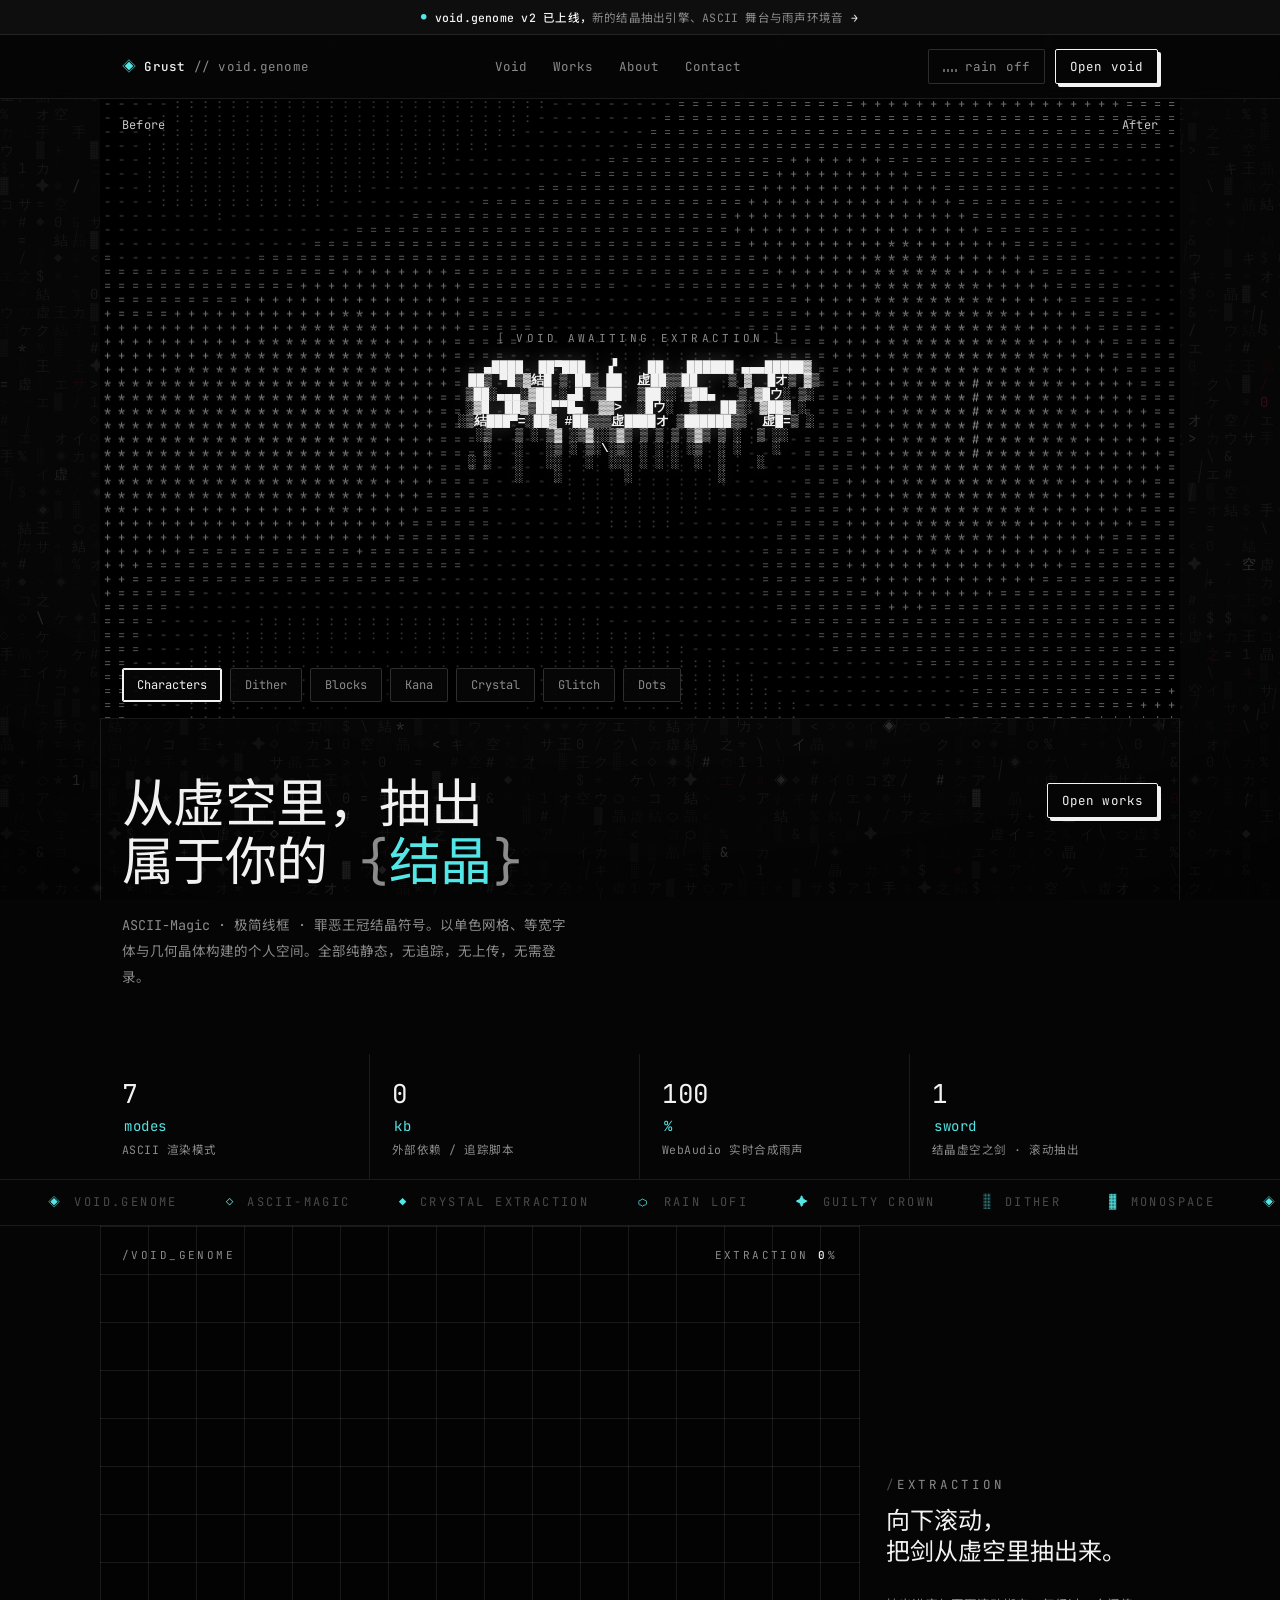
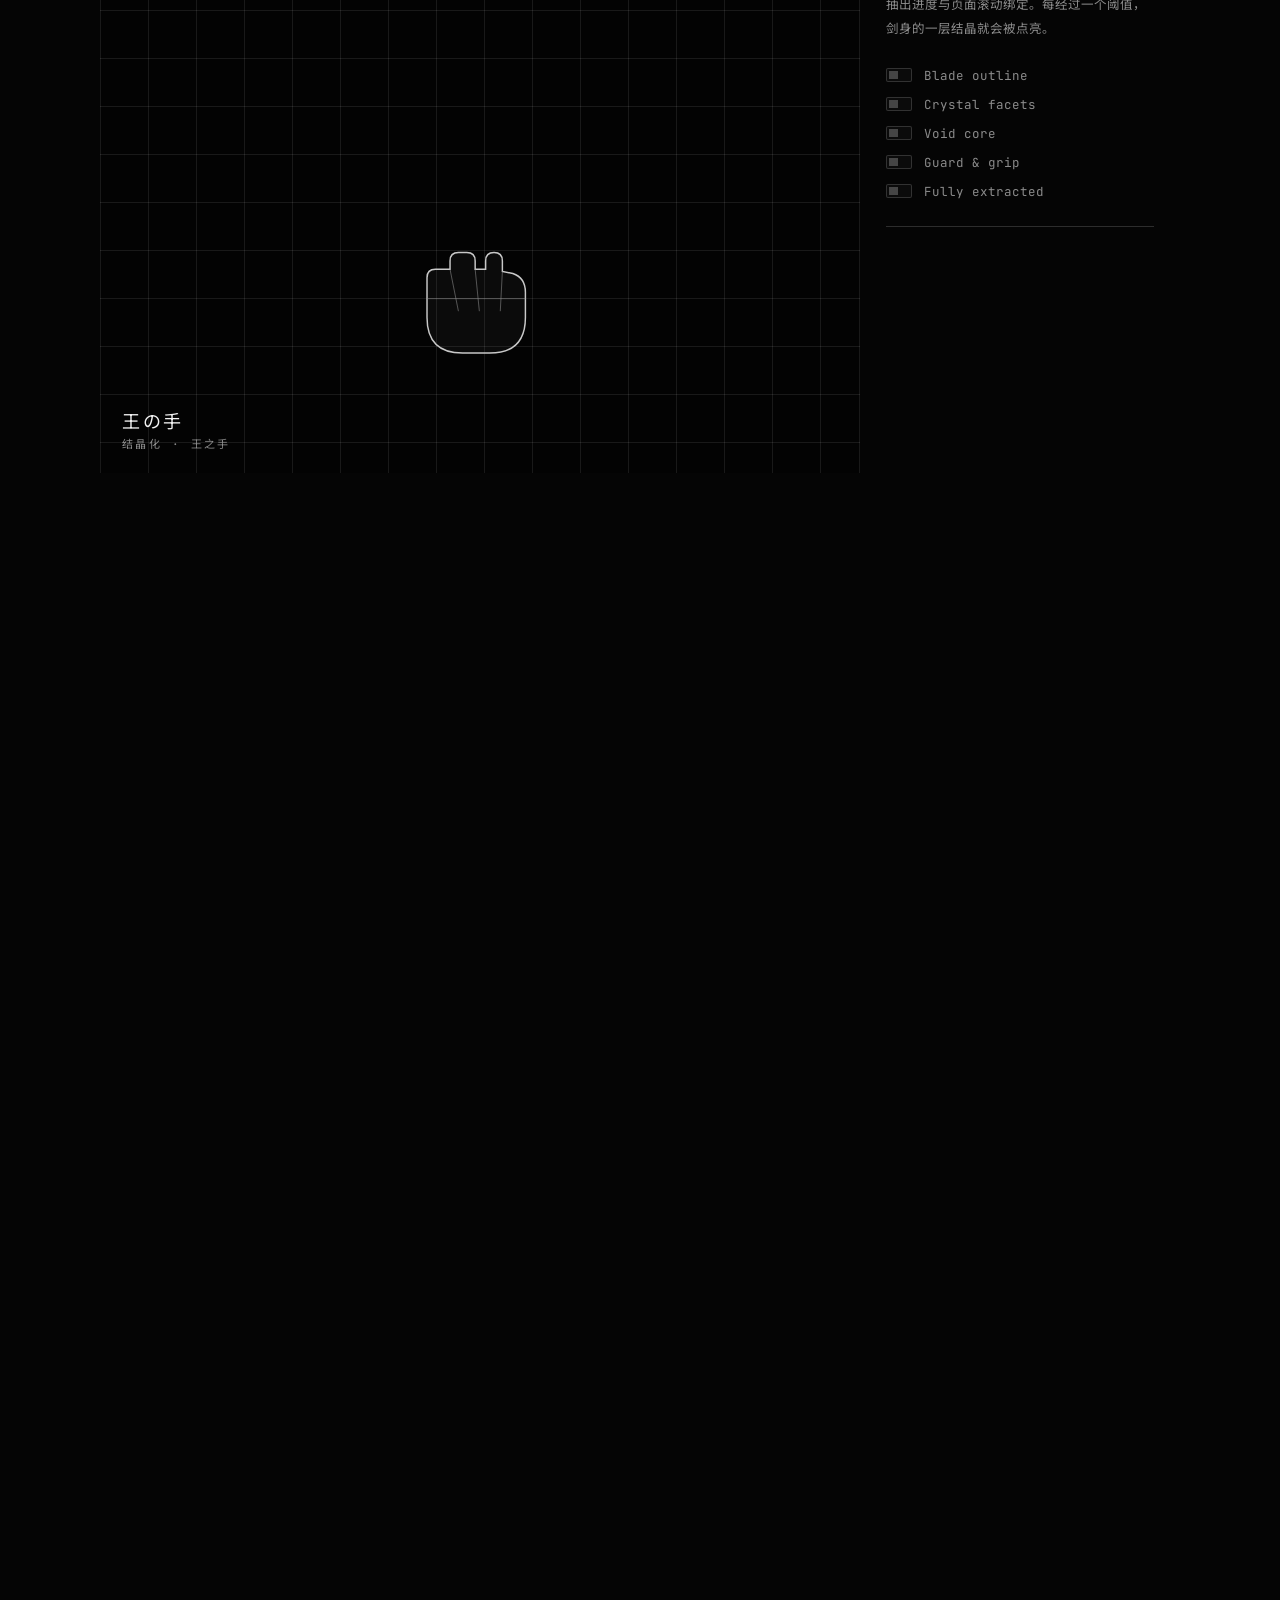
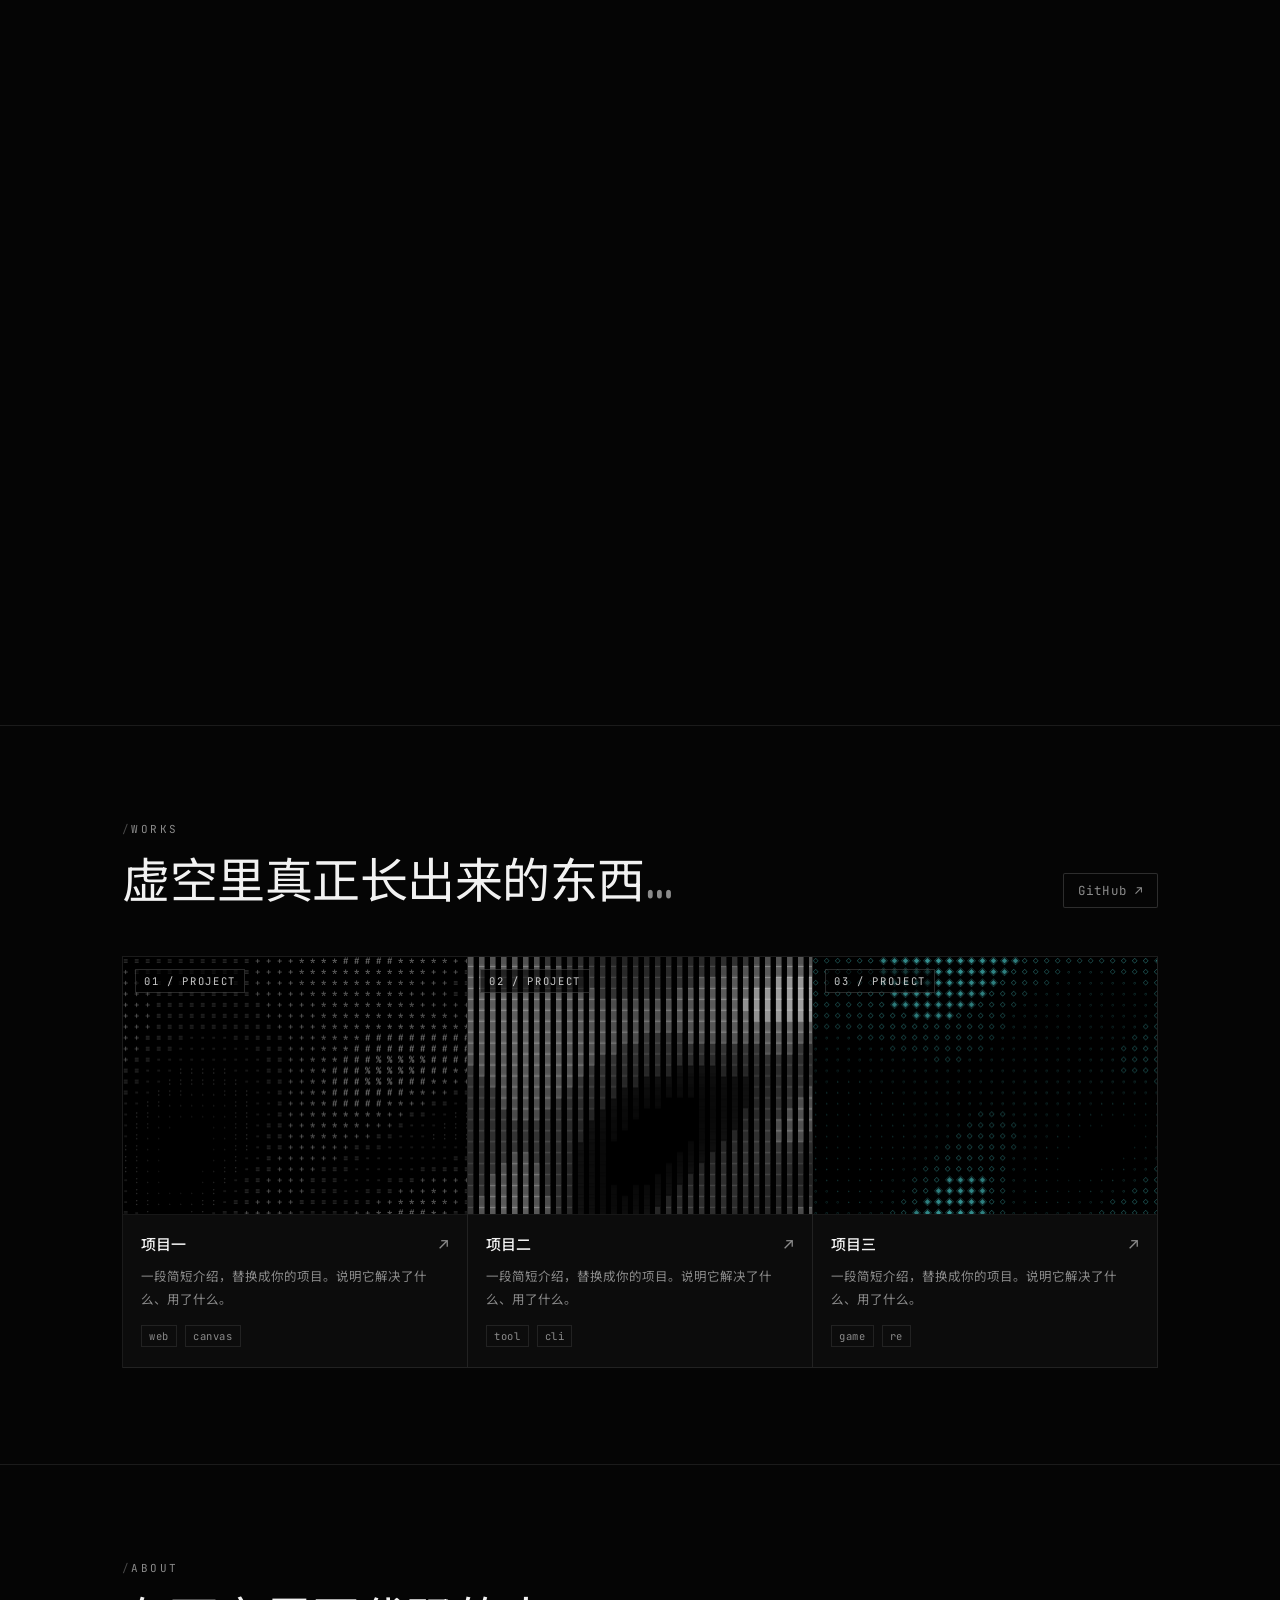
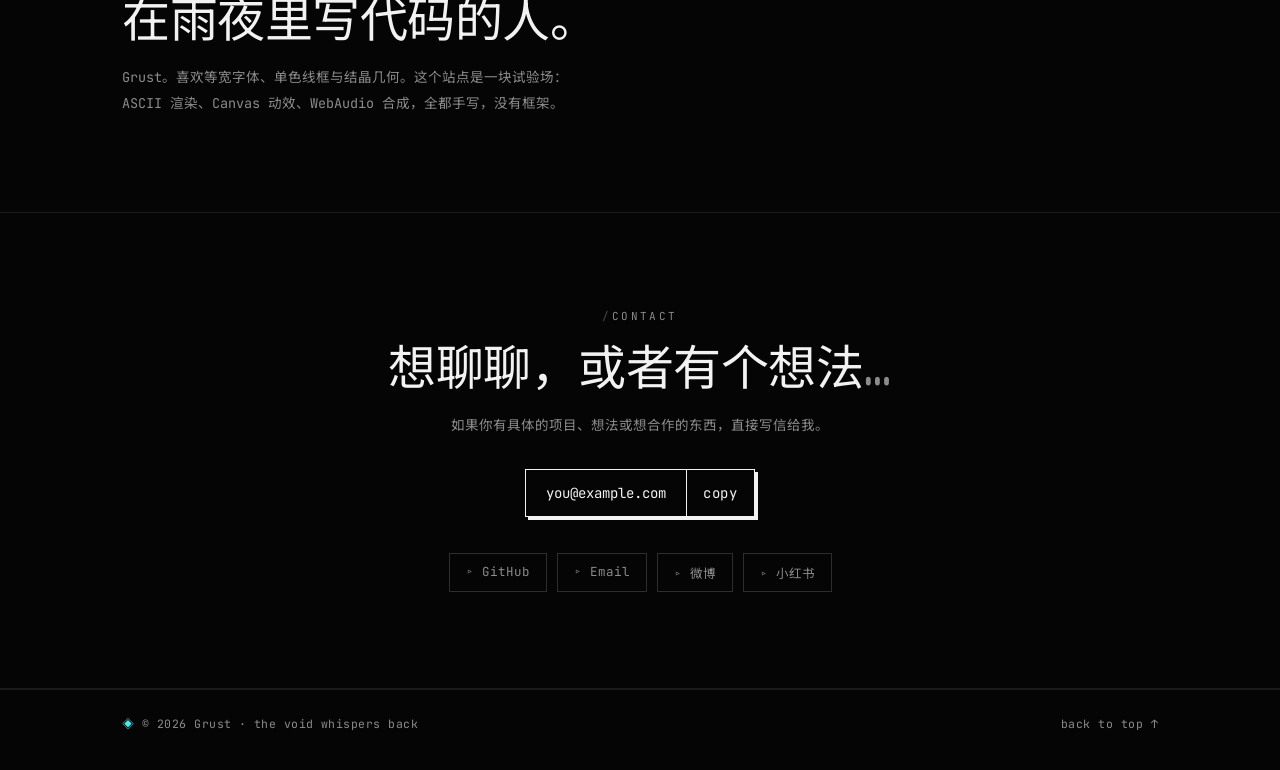
<file: index.html>
<!DOCTYPE html>
<html lang="zh-CN">
<head>
  <meta charset="UTF-8" />
  <meta name="viewport" content="width=device-width, initial-scale=1.0" />
  <title>GRUST // VOID GENOME</title>
  <meta name="description" content="ASCII-Magic · 罪恶王冠结晶符号 · 雨夜虚空 · Grust 的个人空间" />
  <link rel="preconnect" href="https://fonts.googleapis.com" />
  <link rel="preconnect" href="https://fonts.gstatic.com" crossorigin />
  <link href="https://fonts.googleapis.com/css2?family=JetBrains+Mono:wght@300;400;500;700&family=Noto+Sans+SC:wght@300;400;500;700&display=swap" rel="stylesheet" />
  <link rel="stylesheet" href="style.css" />
</head>
<body>
  <!-- 背景层 -->
  <canvas id="void"></canvas>
  <canvas id="rain"></canvas>
  <div class="grain"></div>
  <div class="vignette"></div>
  <div class="frame-lines"></div>

  <!-- 公告条 -->
  <div class="announce">
    <span class="dot">●</span>
    <span><b>void.genome v2 已上线，</b>新的结晶抽出引擎、ASCII 舞台与雨声环境音</span>
    <a href="#weapon">→</a>
  </div>

  <!-- 顶栏 -->
  <header class="topbar">
    <div class="topbar-inner">
      <a class="brand" href="#top"><span class="dot">◈</span> Grust <em>// void.genome</em></a>
      <nav class="nav">
        <a href="#weapon">Void</a>
        <a href="#works">Works</a>
        <a href="#about">About</a>
        <a href="#contact">Contact</a>
      </nav>
      <div class="actions">
        <button id="audioToggle" class="btn ghost audio-btn" aria-pressed="false" title="播放/暂停 雨声 lofi">
          <span class="eq"><i></i><i></i><i></i><i></i></span>
          <span class="audio-label">rain off</span>
        </button>
        <a class="btn" href="#weapon">Open void</a>
      </div>
    </div>
  </header>

  <main id="top">
    <!-- 英雄区：ASCII 舞台 -->
    <section class="section hero">
      <div class="wrap">
        <div class="stage" id="stageWrap">
          <canvas id="stage"></canvas>
          <span class="stage-tag l">Before</span>
          <span class="stage-tag r">After</span>
          <div class="stage-title">
            <p class="stage-kicker">［ void awaiting extraction ］</p>
            <pre class="ascii-title" id="asciiTitle"></pre>
          </div>
          <div class="stage-cursor" id="stageCursor">◈</div>
          <div class="modes" id="modes" role="tablist" aria-label="渲染模式">
            <button class="chip active" data-mode="chars">Characters</button>
            <button class="chip" data-mode="dither">Dither</button>
            <button class="chip" data-mode="blocks">Blocks</button>
            <button class="chip" data-mode="kana">Kana</button>
            <button class="chip" data-mode="crystal">Crystal</button>
            <button class="chip" data-mode="glitch">Glitch</button>
            <button class="chip" data-mode="dots">Dots</button>
          </div>
        </div>

        <div class="hero-copy">
          <div>
            <h1 class="h1 reveal">从虚空里，抽出<br />属于你的 <span class="brace">{</span><span class="hl">结晶</span><span class="brace">}</span></h1>
            <p class="sub reveal" data-delay="1">ASCII-Magic · 极简线框 · 罪恶王冠结晶符号。以单色网格、等宽字体与几何晶体构建的个人空间。全部纯静态，无追踪，无上传，无需登录。</p>
          </div>
          <div class="cta reveal" data-delay="2">
            <a class="btn" href="#works">Open works</a>
          </div>
        </div>

        <div class="stats">
          <div class="stat reveal"><b>7<span class="u">modes</span></b><span>ASCII 渲染模式</span></div>
          <div class="stat reveal" data-delay="1"><b>0<span class="u">kb</span></b><span>外部依赖 / 追踪脚本</span></div>
          <div class="stat reveal" data-delay="2"><b>100<span class="u">%</span></b><span>WebAudio 实时合成雨声</span></div>
          <div class="stat reveal" data-delay="3"><b>1<span class="u">sword</span></b><span>结晶虚空之剑 · 滚动抽出</span></div>
        </div>
      </div>
    </section>

    <!-- 跑马灯 -->
    <div class="marquee" aria-hidden="true">
      <div class="track" id="marquee">
        <span><b>◈</b>void.genome</span><span><b>◇</b>ascii-magic</span><span><b>◆</b>crystal extraction</span><span><b>⬡</b>rain lofi</span><span><b>✦</b>guilty crown</span><span><b>░</b>dither</span><span><b>▓</b>monospace</span>
        <span><b>◈</b>void.genome</span><span><b>◇</b>ascii-magic</span><span><b>◆</b>crystal extraction</span><span><b>⬡</b>rain lofi</span><span><b>✦</b>guilty crown</span><span><b>░</b>dither</span><span><b>▓</b>monospace</span>
      </div>
    </div>

    <!-- 结晶虚空武器：随滚动被抽出 -->
    <section id="weapon" class="section weapon-scroll">
      <div class="weapon-sticky">
        <div class="weapon-frame">
          <div class="weapon-stage">
            <div class="weapon-hud">
              <span>/void_genome</span>
              <span>extraction <b id="pct">0</b>%</span>
            </div>
            <svg id="weaponSvg" viewBox="0 0 400 620" preserveAspectRatio="xMidYMid meet" aria-label="结晶虚空之剑">
              <defs>
                <linearGradient id="blade" x1="0" y1="0" x2="0" y2="1">
                  <stop offset="0" stop-color="#ffffff"/>
                  <stop offset="0.5" stop-color="#54e6e6"/>
                  <stop offset="1" stop-color="#1c6d70"/>
                </linearGradient>
                <filter id="glow" x="-60%" y="-60%" width="220%" height="220%">
                  <feGaussianBlur stdDeviation="5" result="b"/>
                  <feMerge><feMergeNode in="b"/><feMergeNode in="SourceGraphic"/></feMerge>
                </filter>
              </defs>
              <g id="sword" filter="url(#glow)">
                <polygon class="blade-fill" points="200,20 232,150 214,470 186,470 168,150"/>
                <polygon class="edge" points="200,20 232,150 214,470 186,470 168,150"/>
                <polyline class="facet" points="200,20 200,470"/>
                <polyline class="facet" points="168,150 200,120 232,150"/>
                <polyline class="facet" points="176,300 200,270 224,300"/>
                <polyline class="facet" points="182,410 200,388 218,410"/>
                <polygon class="core" points="200,150 210,250 200,360 190,250"/>
                <circle class="core-dot" cx="200" cy="255" r="4"/>
                <polygon class="guard" points="150,470 250,470 262,494 138,494"/>
                <polygon class="guard-crystal" points="138,494 200,478 262,494 200,512"/>
                <rect class="grip" x="192" y="494" width="16" height="70"/>
              </g>
              <g id="hand">
                <path class="hand-fill" d="M150 560 L150 528 Q150 520 158 520 L172 520 L172 512 Q172 504 180 504 L188 504
                  Q196 504 196 512 L196 520 L206 520 L206 512 Q206 504 214 504 Q222 504 222 512 L222 522
                  L232 524 Q244 528 244 542 L244 566 Q244 600 210 600 L184 600 Q150 600 150 566 Z"/>
                <path class="hand-line" d="M150 560 L150 528 Q150 520 158 520 L172 520 L172 512 Q172 504 180 504 L188 504
                  Q196 504 196 512 L196 520 L206 520 L206 512 Q206 504 214 504 Q222 504 222 512 L222 522
                  L232 524 Q244 528 244 542 L244 566 Q244 600 210 600 L184 600 Q150 600 150 566 Z"/>
                <polyline class="hand-facet" points="150,548 244,548"/>
                <polyline class="hand-facet" points="172,520 180,560"/>
                <polyline class="hand-facet" points="196,520 200,560"/>
                <polyline class="hand-facet" points="222,522 220,560"/>
              </g>
            </svg>
            <div class="weapon-caption">
              <span class="jp">王の手</span>
              <span>结晶化 · 王之手</span>
            </div>
          </div>

          <aside class="weapon-side">
            <div>
              <p class="label">extraction</p>
              <h3>向下滚动，<br />把剑从虚空里抽出来。</h3>
            </div>
            <p>抽出进度与页面滚动绑定。每经过一个阈值，剑身的一层结晶就会被点亮。</p>
            <ul class="checks" id="checks">
              <li data-at="0.05"><span class="sw"></span>Blade outline</li>
              <li data-at="0.30"><span class="sw"></span>Crystal facets</li>
              <li data-at="0.55"><span class="sw"></span>Void core</li>
              <li data-at="0.80"><span class="sw"></span>Guard &amp; grip</li>
              <li data-at="0.98"><span class="sw"></span>Fully extracted</li>
            </ul>
            <div class="progress"><i id="bar"></i></div>
          </aside>
        </div>
      </div>
    </section>

    <!-- 作品 -->
    <section id="works" class="section">
      <div class="wrap section-inner">
        <div class="sec-head">
          <div>
            <p class="label reveal">works</p>
            <h2 class="h2 reveal" data-delay="1">虚空里真正长出来的东西<span class="br">…</span></h2>
          </div>
          <a class="btn ghost reveal" data-delay="2" href="https://github.com/GRUST303" target="_blank" rel="noopener">GitHub ↗</a>
        </div>
        <div class="works-grid">
          <a class="work reveal" href="#"><div class="thumb"><canvas data-seed="1"></canvas><span class="tag">01 / project</span></div>
            <div class="work-body"><div class="row"><h3>项目一</h3><span class="arrow">↗</span></div><p>一段简短介绍，替换成你的项目。说明它解决了什么、用了什么。</p>
            <div class="meta"><span>web</span><span>canvas</span></div></div></a>
          <a class="work reveal" data-delay="1" href="#"><div class="thumb"><canvas data-seed="2"></canvas><span class="tag">02 / project</span></div>
            <div class="work-body"><div class="row"><h3>项目二</h3><span class="arrow">↗</span></div><p>一段简短介绍，替换成你的项目。说明它解决了什么、用了什么。</p>
            <div class="meta"><span>tool</span><span>cli</span></div></div></a>
          <a class="work reveal" data-delay="2" href="#"><div class="thumb"><canvas data-seed="3"></canvas><span class="tag">03 / project</span></div>
            <div class="work-body"><div class="row"><h3>项目三</h3><span class="arrow">↗</span></div><p>一段简短介绍，替换成你的项目。说明它解决了什么、用了什么。</p>
            <div class="meta"><span>game</span><span>re</span></div></div></a>
        </div>
      </div>
    </section>

    <!-- 关于 -->
    <section id="about" class="section">
      <div class="wrap section-inner">
        <p class="label reveal">about</p>
        <h2 class="h2 reveal" data-delay="1">在雨夜里写代码的人。</h2>
        <p class="sub reveal" data-delay="2">Grust。喜欢等宽字体、单色线框与结晶几何。这个站点是一块试验场：ASCII 渲染、Canvas 动效、WebAudio 合成，全都手写，没有框架。</p>
      </div>
    </section>

    <!-- 联系 -->
    <section id="contact" class="section contact">
      <div class="wrap section-inner">
        <p class="label reveal">contact</p>
        <h2 class="h2 reveal" data-delay="1">想聊聊，或者有个想法<span class="br">…</span></h2>
        <p class="sub reveal" data-delay="2">如果你有具体的项目、想法或想合作的东西，直接写信给我。</p>
        <div class="copybox reveal" data-delay="3">
          <code id="mail">you@example.com</code>
          <button id="copyBtn" title="复制邮箱" aria-label="复制邮箱">copy</button>
        </div>
        <div class="socials reveal" data-delay="3">
          <a class="social" href="https://github.com/GRUST303" target="_blank" rel="noopener">▹ GitHub</a>
          <a class="social" href="mailto:you@example.com">▹ Email</a>
          <a class="social" href="#" target="_blank" rel="noopener">▹ 微博</a>
          <a class="social" href="#" target="_blank" rel="noopener">▹ 小红书</a>
        </div>
      </div>
    </section>
  </main>

  <footer class="footer">
    <div class="wrap">
      <span><span class="dot">◈</span> © <span id="year"></span> Grust · the void whispers back</span>
      <span><a href="#top">back to top ↑</a></span>
    </div>
  </footer>

  <script src="script.js"></script>
</body>
</html>
</file>
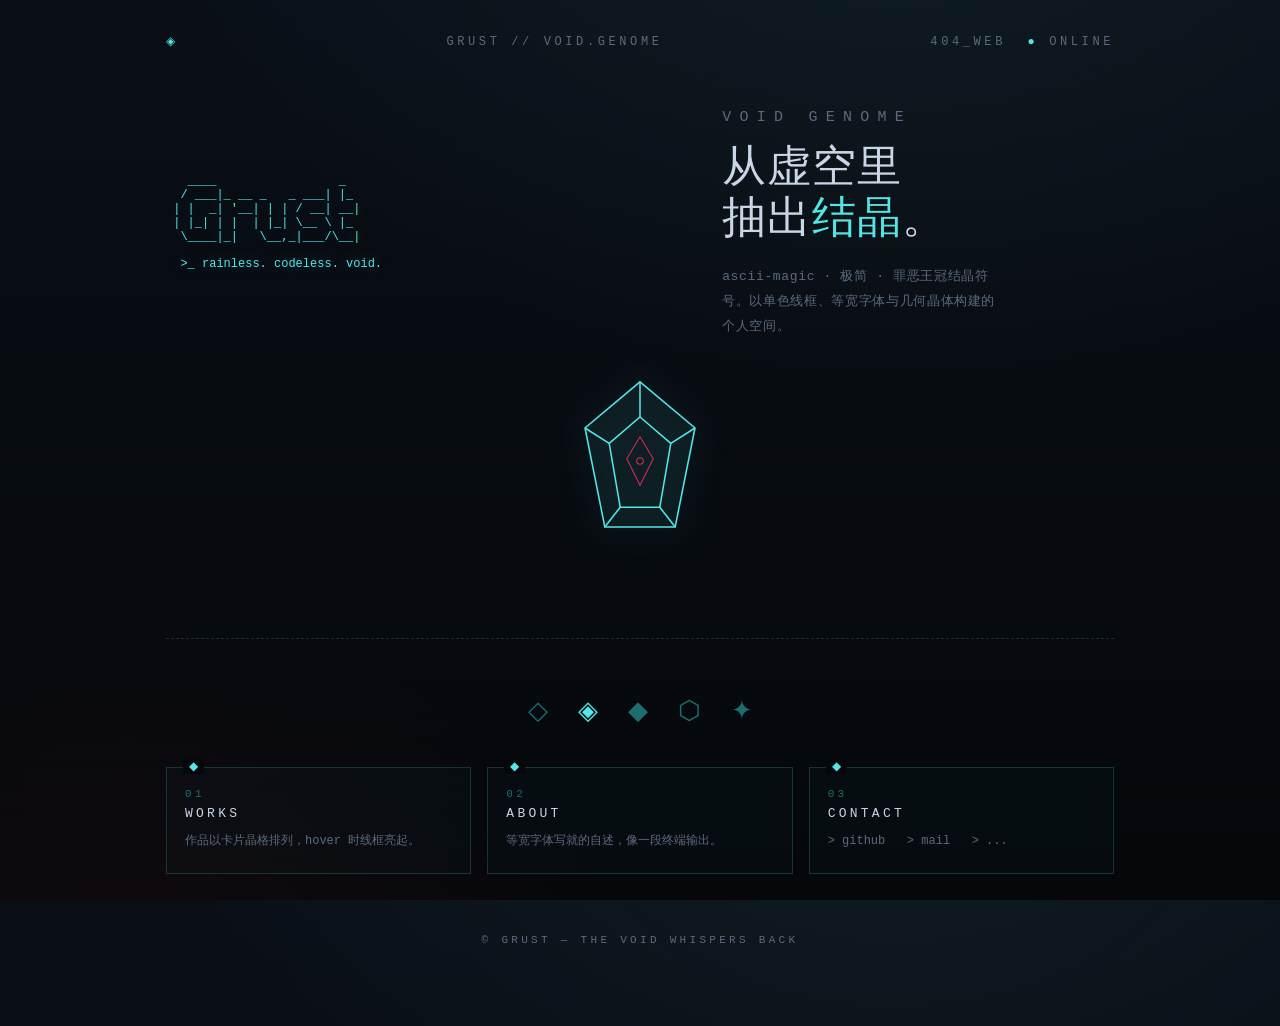
<file: mockup.html>
<!DOCTYPE html>
<html lang="zh">
<head>
<meta charset="UTF-8" />
<meta name="viewport" content="width=device-width, initial-scale=1.0" />
<title>Grust · void</title>
<style>
  :root{
    --bg:#05070a;
    --bg2:#0a0f16;
    --ink:#c9d6e5;
    --dim:#5b6b7d;
    --cyan:#4fe3 e5;
    --cyan:#54e6e6;
    --cyan-dim:#1c6d70;
    --red:#ff3355;
    --line:rgba(84,230,230,0.18);
  }
  *{box-sizing:border-box;}
  html,body{margin:0;height:100%;}
  body{
    background:
      radial-gradient(1200px 800px at 70% -10%, rgba(84,230,230,0.06), transparent 60%),
      radial-gradient(900px 700px at 10% 110%, rgba(255,51,85,0.05), transparent 55%),
      linear-gradient(180deg,var(--bg2),var(--bg));
    color:var(--ink);
    font-family:"SFMono-Regular",Menlo,Consolas,"Liberation Mono",monospace;
    min-height:100vh;
    overflow-x:hidden;
  }
  /* faint scanline grid */
  body::before{
    content:"";position:fixed;inset:0;pointer-events:none;z-index:0;
    background-image:linear-gradient(rgba(84,230,230,0.035) 1px,transparent 1px);
    background-size:100% 3px;mix-blend-mode:overlay;opacity:.5;
  }
  .wrap{position:relative;z-index:1;max-width:1000px;margin:0 auto;padding:34px 26px 80px;}
  .top{display:flex;justify-content:space-between;align-items:center;font-size:12px;letter-spacing:.3em;color:var(--dim);text-transform:uppercase;}
  .top .dot{color:var(--cyan);}
  .hero{display:grid;grid-template-columns:1.15fr .85fr;gap:26px;align-items:center;margin-top:60px;}
  pre.ascii{
    margin:0;font-size:12px;line-height:1.15;color:var(--cyan);
    text-shadow:0 0 14px rgba(84,230,230,0.35);white-space:pre;
  }
  .lead h1{
    font-size:15px;letter-spacing:.55em;color:var(--dim);font-weight:400;margin:0 0 18px;text-transform:uppercase;
  }
  .lead .big{
    font-size:44px;line-height:1.15;letter-spacing:.02em;color:var(--ink);margin:0 0 20px;font-weight:400;
  }
  .lead .big em{color:var(--cyan);font-style:normal;}
  .lead p{color:var(--dim);font-size:13px;line-height:1.9;letter-spacing:.05em;max-width:36ch;}
  .crystal{filter:drop-shadow(0 0 18px rgba(84,230,230,0.4));}
  .crystal .core{fill:none;stroke:var(--cyan);stroke-width:1.4;}
  .crystal .r{fill:none;stroke:var(--red);stroke-width:1;opacity:.8;}
  .crystal .f{fill:rgba(84,230,230,0.05);}
  .rule{margin:56px 0;border:0;border-top:1px dashed var(--line);}
  .glyphs{display:flex;gap:30px;font-size:26px;color:var(--cyan-dim);justify-content:center;}
  .glyphs span:nth-child(2){color:var(--cyan);}
  .cards{display:grid;grid-template-columns:repeat(3,1fr);gap:16px;margin-top:40px;}
  .card{border:1px solid var(--line);padding:20px 18px;background:rgba(84,230,230,0.02);position:relative;}
  .card::before{content:"◆";position:absolute;top:-9px;left:16px;background:var(--bg);padding:0 6px;color:var(--cyan);font-size:12px;}
  .card h3{margin:6px 0 10px;font-size:13px;letter-spacing:.25em;color:var(--ink);font-weight:400;text-transform:uppercase;}
  .card p{margin:0;font-size:12px;line-height:1.8;color:var(--dim);}
  .idx{font-size:11px;color:var(--cyan-dim);letter-spacing:.3em;}
  .footer{margin-top:60px;font-size:11px;letter-spacing:.3em;color:var(--dim);text-align:center;text-transform:uppercase;}
  @media(max-width:720px){.hero{grid-template-columns:1fr;}.cards{grid-template-columns:1fr;}.lead .big{font-size:34px;}}
</style>
</head>
<body>
  <div class="wrap">
    <div class="top">
      <span class="dot">◈</span> GRUST // VOID.GENOME
      <span>404_WEB &nbsp;<span class="dot">●</span> online</span>
    </div>

    <section class="hero">
      <pre class="ascii">
   ____                 _   
  / ___|_ __ _   _ ___| |_ 
 | |  _| '__| | | / __| __|
 | |_| | |  | |_| \__ \ |_ 
  \____|_|   \__,_|___/\__|

  &gt;_ rainless. codeless. void.
      </pre>
      <div class="lead">
        <h1>void genome</h1>
        <div class="big">从虚空里<br/>抽出<em>结晶</em>。</div>
        <p>ascii-magic · 极简 · 罪恶王冠结晶符号。以单色线框、等宽字体与几何晶体构建的个人空间。</p>
      </div>
    </section>

    <div style="display:flex;justify-content:center;margin-top:10px;">
      <svg class="crystal" width="220" height="220" viewBox="0 0 200 200">
        <polygon class="f" points="100,18 150,60 132,150 68,150 50,60"/>
        <polygon class="core" points="100,18 150,60 132,150 68,150 50,60"/>
        <polygon class="core" points="100,50 128,74 118,132 82,132 72,74"/>
        <line class="core" x1="100" y1="18" x2="100" y2="50"/>
        <line class="core" x1="150" y1="60" x2="128" y2="74"/>
        <line class="core" x1="50" y1="60" x2="72" y2="74"/>
        <line class="core" x1="132" y1="150" x2="118" y2="132"/>
        <line class="core" x1="68" y1="150" x2="82" y2="132"/>
        <polygon class="r" points="100,68 112,88 100,112 88,88"/>
        <circle class="r" cx="100" cy="90" r="3"/>
      </svg>
    </div>

    <hr class="rule"/>
    <div class="glyphs"><span>◇</span><span>◈</span><span>◆</span><span>⬡</span><span>✦</span></div>

    <div class="cards">
      <div class="card"><div class="idx">01</div><h3>works</h3><p>作品以卡片晶格排列，hover 时线框亮起。</p></div>
      <div class="card"><div class="idx">02</div><h3>about</h3><p>等宽字体写就的自述，像一段终端输出。</p></div>
      <div class="card"><div class="idx">03</div><h3>contact</h3><p>&gt; github &nbsp; &gt; mail &nbsp; &gt; ...</p></div>
    </div>

    <div class="footer">&copy; grust — the void whispers back</div>
  </div>
</body>
</html>
</file>
<file: style.css>
:root{
  --bg:#050505;
  --bg2:#0a0a0a;
  --panel:#0c0c0c;
  --ink:#f2f2f2;
  --ink2:#c8c8c8;
  --dim:#8b8b8b;
  --mute:#4a4a4a;
  --line:rgba(255,255,255,0.09);
  --line2:rgba(255,255,255,0.16);
  --cyan:#54e6e6;
  --cyan-soft:#aef7f7;
  --cyan-dim:#1c6d70;
  --red:#ff3355;
  --frame:1080px;
  --nav:53px;
  --mono:"JetBrains Mono","Noto Sans SC",ui-monospace,Menlo,Consolas,monospace;
}
*{box-sizing:border-box;}
html{scroll-behavior:smooth;}
body{
  margin:0;
  color:var(--ink);
  font-family:var(--mono);
  background:var(--bg);
  overflow-x:hidden;
  -webkit-font-smoothing:antialiased;
}
::selection{background:var(--ink);color:var(--bg);}
a{color:inherit;}

/* ---------- 全屏层 ---------- */
#void,#rain{position:fixed;inset:0;width:100vw;height:100vh;z-index:0;pointer-events:none;}
#void{opacity:.35;}
#rain{opacity:.28;}
.grain,.vignette{position:fixed;inset:0;pointer-events:none;z-index:1;}
.grain{opacity:.06;mix-blend-mode:overlay;
  background-image:url("data:image/svg+xml,%3Csvg xmlns='http://www.w3.org/2000/svg' width='120' height='120'%3E%3Cfilter id='n'%3E%3CfeTurbulence type='fractalNoise' baseFrequency='0.9' numOctaves='2'/%3E%3C/filter%3E%3Crect width='100%25' height='100%25' filter='url(%23n)'/%3E%3C/svg%3E");}
.vignette{background:radial-gradient(120% 100% at 50% 30%,transparent 55%,rgba(0,0,0,.75) 100%);}

/* ---------- 全局竖向栅格边框 ---------- */
.frame-lines{position:fixed;inset:0;z-index:2;pointer-events:none;}
.frame-lines::before,.frame-lines::after{content:"";position:absolute;top:0;bottom:0;width:1px;background:var(--line);
  left:calc(50% - var(--frame)/2);}
.frame-lines::after{left:auto;right:calc(50% - var(--frame)/2);}

/* ---------- 公告条 + 顶栏 ---------- */
.announce{position:relative;z-index:12;display:flex;justify-content:center;align-items:center;gap:8px;
  padding:9px 16px;font-size:11.5px;letter-spacing:.02em;color:var(--dim);background:#0e0e0e;border-bottom:1px solid var(--line);}
.announce b{color:var(--ink);font-weight:500;}
.announce .dot{color:var(--cyan);font-size:9px;}
.announce a{color:var(--ink);text-decoration:none;}
.announce a:hover{text-decoration:underline;}

.topbar{position:sticky;top:0;z-index:11;background:rgba(5,5,5,.82);backdrop-filter:blur(8px);border-bottom:1px solid var(--line);}
.topbar-inner{max-width:var(--frame);margin:0 auto;display:flex;align-items:center;justify-content:space-between;gap:16px;
  padding:14px 22px;font-size:12.5px;}
.brand{display:flex;align-items:center;gap:8px;color:var(--ink);text-decoration:none;font-weight:500;letter-spacing:.02em;}
.brand .dot{color:var(--cyan);font-size:14px;}
.brand em{color:var(--dim);font-style:normal;font-weight:400;}
.nav{display:flex;gap:26px;}
.nav a{color:var(--dim);text-decoration:none;transition:color .2s;}
.nav a:hover{color:var(--ink);}
.actions{display:flex;align-items:center;gap:10px;}

/* 白色线框按钮（硬阴影） */
.btn{display:inline-flex;align-items:center;gap:8px;cursor:pointer;text-decoration:none;
  background:var(--bg);color:var(--ink);border:1px solid var(--ink);padding:8px 14px;border-radius:2px;
  font:inherit;font-size:12.5px;letter-spacing:.01em;box-shadow:3px 3px 0 var(--ink);
  transition:transform .15s,box-shadow .15s,background .15s,color .15s;}
.btn:hover{transform:translate(-1px,-1px);box-shadow:4px 4px 0 var(--ink);}
.btn:active{transform:translate(2px,2px);box-shadow:1px 1px 0 var(--ink);}
.btn.ghost{box-shadow:none;border-color:var(--line2);color:var(--dim);}
.btn.ghost:hover{color:var(--ink);border-color:var(--ink);transform:none;}
.btn.solid{background:var(--ink);color:var(--bg);}

.audio-btn .eq{display:inline-flex;align-items:flex-end;gap:2px;height:11px;}
.audio-btn .eq i{width:2px;height:3px;background:currentColor;opacity:.7;}
.audio-btn.playing{color:var(--ink);border-color:var(--ink);}
.audio-btn.playing .eq i{animation:eq .9s ease-in-out infinite;}
.audio-btn.playing .eq i:nth-child(2){animation-delay:.15s;}
.audio-btn.playing .eq i:nth-child(3){animation-delay:.3s;}
.audio-btn.playing .eq i:nth-child(4){animation-delay:.45s;}
@keyframes eq{0%,100%{height:3px;}50%{height:11px;}}

/* ---------- 容器 ---------- */
main{position:relative;z-index:5;}
.wrap{max-width:var(--frame);margin:0 auto;}
.section{border-bottom:1px solid var(--line);}
.section-inner{padding:96px 22px;}
.label{margin:0 0 18px;font-size:11px;letter-spacing:.22em;color:var(--dim);text-transform:uppercase;}
.label::before{content:"/";color:var(--mute);}
.h2{margin:0;font-weight:400;font-size:clamp(28px,4.4vw,48px);line-height:1.12;letter-spacing:-.01em;color:var(--ink);}
.h2 .hl{color:var(--cyan);}
.h2 .br{color:var(--dim);}
.sub{margin:18px 0 0;max-width:56ch;font-size:13.5px;line-height:1.9;color:var(--dim);}
.sub a{color:var(--ink2);}

/* 滚动显现 */
.reveal{opacity:0;transform:translateY(18px);transition:opacity .7s ease,transform .7s ease;}
.reveal.in{opacity:1;transform:none;}
.reveal[data-delay="1"]{transition-delay:.08s;}
.reveal[data-delay="2"]{transition-delay:.16s;}
.reveal[data-delay="3"]{transition-delay:.24s;}

/* ---------- Hero 舞台 ---------- */
.hero{padding:0 0 0;}
.stage{position:relative;height:min(78vh,620px);min-height:420px;overflow:hidden;border-bottom:1px solid var(--line);background:#000;}
#stage{position:absolute;inset:0;width:100%;height:100%;display:block;}
.stage-tag{position:absolute;top:18px;font-size:12px;color:var(--ink2);letter-spacing:.02em;z-index:2;}
.stage-tag.l{left:22px;}
.stage-tag.r{right:22px;}
.stage-title{position:absolute;left:0;right:0;top:50%;transform:translateY(-52%);text-align:center;z-index:2;pointer-events:none;}
.ascii-title{margin:0;color:var(--ink);white-space:pre;line-height:1.05;font-weight:700;
  font-size:clamp(5.5px,1.35vw,13px);text-shadow:0 0 22px rgba(255,255,255,.25);}
.stage-kicker{margin:0 0 16px;color:var(--dim);font-size:11px;letter-spacing:.3em;text-transform:uppercase;}
.stage-cursor{position:absolute;top:50%;left:50%;transform:translate(-50%,-50%);width:38px;height:38px;border-radius:50%;
  background:#0b0b0b;border:1px solid var(--line2);display:grid;place-items:center;color:var(--ink2);font-size:11px;z-index:3;
  box-shadow:0 0 0 6px rgba(0,0,0,.35);pointer-events:none;opacity:0;transition:opacity .3s;}
.stage:hover .stage-cursor{opacity:1;}

.modes{position:absolute;left:0;right:0;bottom:16px;display:flex;gap:8px;padding:0 22px;overflow-x:auto;z-index:3;scrollbar-width:none;}
.modes::-webkit-scrollbar{display:none;}
.chip{flex:0 0 auto;cursor:pointer;font:inherit;font-size:12px;color:var(--dim);background:rgba(8,8,8,.85);
  border:1px solid var(--line2);padding:8px 14px;border-radius:2px;transition:.18s;}
.chip:hover{color:var(--ink);border-color:var(--ink);}
.chip.active{color:var(--ink);border-color:var(--ink);box-shadow:0 0 0 1px var(--ink) inset;}

.hero-copy{display:grid;grid-template-columns:1fr auto;gap:32px;align-items:start;padding:56px 22px 64px;}
.hero-copy .h1{margin:0;font-weight:400;font-size:clamp(30px,4.8vw,52px);line-height:1.12;letter-spacing:-.01em;}
.hero-copy .h1 .hl{color:var(--cyan);}
.hero-copy .h1 .brace{color:var(--dim);}
.hero-copy .sub{margin-top:22px;}
.hero-copy .cta{padding-top:8px;}

/* ---------- 数据条 ---------- */
.stats{display:grid;grid-template-columns:repeat(4,1fr);}
.stat{padding:22px;border-right:1px solid var(--line);}
.stat:last-child{border-right:0;}
.stat b{display:block;font-weight:400;font-size:26px;color:var(--ink);letter-spacing:-.01em;}
.stat b .u{color:var(--cyan);font-size:14px;margin-left:2px;}
.stat span{display:block;margin-top:6px;font-size:11.5px;color:var(--dim);letter-spacing:.04em;}

/* ---------- 武器抽出 ---------- */
.weapon-scroll{position:relative;height:300vh;}
.weapon-sticky{position:sticky;top:var(--nav);height:calc(100vh - var(--nav));display:flex;align-items:stretch;justify-content:center;overflow:hidden;}
.weapon-frame{position:relative;width:100%;max-width:var(--frame);margin:0 auto;display:grid;grid-template-columns:1fr 320px;}
.weapon-stage{position:relative;display:flex;align-items:center;justify-content:center;border-right:1px solid var(--line);
  background:
    linear-gradient(var(--line) 1px,transparent 1px) 0 0/100% 48px,
    linear-gradient(90deg,var(--line) 1px,transparent 1px) 0 0/48px 100%;
  background-color:rgba(0,0,0,.35);}
#weaponSvg{height:calc(78vh - var(--nav));width:auto;overflow:visible;}
.weapon-hud{position:absolute;top:22px;left:22px;right:22px;display:flex;justify-content:space-between;
  color:var(--dim);font-size:11px;letter-spacing:.22em;text-transform:uppercase;}
.weapon-hud b{color:var(--ink);font-weight:500;}
.weapon-caption{position:absolute;bottom:22px;left:22px;display:flex;flex-direction:column;gap:2px;
  color:var(--dim);font-size:11px;letter-spacing:.22em;text-transform:uppercase;}
.weapon-caption .jp{color:var(--ink);font-size:18px;letter-spacing:.14em;}

.weapon-side{display:flex;flex-direction:column;justify-content:center;padding:32px 26px;gap:26px;}
.weapon-side .label{margin-bottom:8px;}
.weapon-side h3{margin:0;font-weight:400;font-size:24px;line-height:1.3;}
.weapon-side p{margin:0;font-size:12.5px;line-height:1.9;color:var(--dim);}
.checks{display:flex;flex-direction:column;gap:12px;margin:0;padding:0;list-style:none;}
.checks li{display:flex;align-items:center;gap:12px;font-size:12.5px;color:var(--dim);transition:color .3s;}
.checks .sw{width:26px;height:14px;border:1px solid var(--line2);border-radius:2px;position:relative;flex:0 0 auto;background:#0b0b0b;transition:.3s;}
.checks .sw::after{content:"";position:absolute;top:2px;left:2px;width:9px;height:8px;background:var(--ink);opacity:.25;transition:.3s;}
.checks li.on{color:var(--ink);}
.checks li.on .sw{border-color:var(--ink);}
.checks li.on .sw::after{left:13px;opacity:1;}
.progress{height:1px;background:var(--line2);position:relative;}
.progress i{position:absolute;left:0;top:0;bottom:0;width:0;background:var(--ink);transition:width .1s linear;}

/* 剑：默认藏在手里，JS 用 --p 控制抽出 */
#sword{
  --p:0;
  transform:translateY(calc((1 - var(--p)) * 62%));
  clip-path:inset(0 0 calc((1 - var(--p)) * 100%) 0);
  opacity:calc(0.25 + var(--p) * 0.75);
}
.blade-fill{fill:url(#blade);opacity:.14;}
.edge{fill:none;stroke:var(--cyan-soft);stroke-width:1.6;
  stroke-dasharray:1600;stroke-dashoffset:calc(1600 - var(--p,0) * 1600);
  filter:drop-shadow(0 0 6px rgba(84,230,230,.55));}
.facet{fill:none;stroke:var(--ink);stroke-width:.8;opacity:calc(var(--p,0)*0.7);}
.core{fill:var(--red);opacity:calc(var(--p,0)*0.6);filter:drop-shadow(0 0 8px rgba(255,51,85,.8));}
.core-dot{fill:#fff;opacity:calc(var(--p,0));}
.guard{fill:none;stroke:var(--ink);stroke-width:1.4;opacity:calc(var(--p,0));}
.guard-crystal{fill:rgba(255,255,255,.05);stroke:var(--ink2);stroke-width:.8;opacity:calc(var(--p,0));}
.grip{fill:#111;stroke:var(--dim);stroke-width:1;opacity:calc(var(--p,0));}
.hand-fill{fill:rgba(255,255,255,.03);}
.hand-line{fill:none;stroke:var(--ink2);stroke-width:1.4;}
.hand-facet{fill:none;stroke:var(--dim);stroke-width:.8;opacity:.7;}

/* ---------- Works ---------- */
.sec-head{display:flex;justify-content:space-between;align-items:flex-end;gap:24px;flex-wrap:wrap;}
.works-grid{display:grid;grid-template-columns:repeat(3,1fr);border-top:1px solid var(--line);border-left:1px solid var(--line);margin-top:48px;}
.work{position:relative;display:block;text-decoration:none;color:inherit;border-right:1px solid var(--line);border-bottom:1px solid var(--line);
  background:var(--panel);transition:background .25s;}
.work:hover{background:#111;}
.thumb{position:relative;aspect-ratio:4/3;overflow:hidden;border-bottom:1px solid var(--line);background:#000;}
.thumb canvas{position:absolute;inset:0;width:100%;height:100%;display:block;opacity:.9;transition:opacity .3s,transform .5s;}
.work:hover .thumb canvas{opacity:1;transform:scale(1.03);}
.thumb .tag{position:absolute;top:12px;left:12px;font-size:10.5px;letter-spacing:.16em;text-transform:uppercase;color:var(--ink2);
  background:rgba(0,0,0,.6);border:1px solid var(--line2);padding:4px 8px;}
.work-body{padding:18px 18px 20px;}
.work-body .row{display:flex;justify-content:space-between;align-items:center;gap:12px;}
.work h3{margin:0;font-size:15px;font-weight:500;letter-spacing:.01em;}
.work .arrow{color:var(--dim);transition:transform .25s,color .25s;}
.work:hover .arrow{transform:translate(3px,-3px);color:var(--ink);}
.work p{margin:10px 0 0;font-size:12.5px;line-height:1.85;color:var(--dim);}
.work .meta{margin-top:14px;display:flex;gap:8px;flex-wrap:wrap;}
.work .meta span{font-size:10.5px;letter-spacing:.06em;color:var(--dim);border:1px solid var(--line);padding:3px 7px;}

/* ---------- Marquee ---------- */
.marquee{overflow:hidden;white-space:nowrap;border-bottom:1px solid var(--line);padding:14px 0;color:var(--mute);font-size:12px;letter-spacing:.2em;text-transform:uppercase;}
.marquee .track{display:inline-flex;gap:48px;animation:marquee 32s linear infinite;padding-left:48px;}
.marquee .track span b{color:var(--cyan);font-weight:400;margin-right:12px;}
@keyframes marquee{to{transform:translateX(-50%);}}

/* ---------- Contact ---------- */
.contact .section-inner{text-align:center;display:flex;flex-direction:column;align-items:center;}
.contact .sub{text-align:center;}
.copybox{margin-top:30px;display:inline-flex;align-items:stretch;border:1px solid var(--ink);background:var(--bg);box-shadow:3px 3px 0 var(--ink);}
.copybox code{padding:14px 20px;font:inherit;font-size:14px;color:var(--ink);}
.copybox button{cursor:pointer;font-size:12px;letter-spacing:.06em;background:transparent;border:0;border-left:1px solid var(--ink);color:var(--ink);padding:0 16px;font:inherit;font-size:14px;transition:.15s;}
.copybox button:hover{background:var(--ink);color:var(--bg);}
.copybox button.done{background:var(--cyan);color:var(--bg);border-color:var(--cyan);}
.term{margin:0 0 0;text-align:left;max-width:560px;width:100%;border:1px solid var(--line);background:var(--panel);
  padding:18px 20px;font-size:12.5px;line-height:1.9;color:var(--ink2);white-space:pre-wrap;}
.term .p{color:var(--cyan);}
.term .c{color:var(--dim);}
.socials{display:flex;flex-wrap:wrap;justify-content:center;gap:10px;margin-top:36px;}
.social{color:var(--dim);text-decoration:none;border:1px solid var(--line2);padding:9px 16px;font-size:12.5px;transition:.2s;background:var(--bg);}
.social:hover{color:var(--ink);border-color:var(--ink);}

/* ---------- Footer ---------- */
.footer{position:relative;z-index:5;border-top:1px solid var(--line);}
.footer .wrap{display:flex;justify-content:space-between;align-items:center;gap:16px;flex-wrap:wrap;padding:26px 22px 40px;
  color:var(--dim);font-size:11.5px;letter-spacing:.04em;}
.footer .dot{color:var(--cyan);}
.footer a{color:var(--dim);text-decoration:none;}
.footer a:hover{color:var(--ink);}

/* ---------- responsive ---------- */
@media(max-width:1120px){.frame-lines{display:none;}}
@media(max-width:880px){
  .weapon-frame{grid-template-columns:1fr;}
  .weapon-side{display:none;}
  .weapon-stage{border-right:0;}
  .works-grid{grid-template-columns:repeat(2,1fr);}
  .stats{grid-template-columns:repeat(2,1fr);}
  .stat:nth-child(2){border-right:0;}
  .stat:nth-child(1),.stat:nth-child(2){border-bottom:1px solid var(--line);}
}
@media(max-width:640px){
  .nav{display:none;}
  .hero-copy{grid-template-columns:1fr;}
  .works-grid{grid-template-columns:1fr;}
  .section-inner{padding:72px 18px;}
  .weapon-scroll{height:260vh;}
  .copybox code{font-size:12px;padding:12px 14px;}
}
@media (prefers-reduced-motion: reduce){
  html{scroll-behavior:auto;}
  .reveal{opacity:1;transform:none;transition:none;}
  .marquee .track,.audio-btn.playing .eq i{animation:none;}
}
</file>
